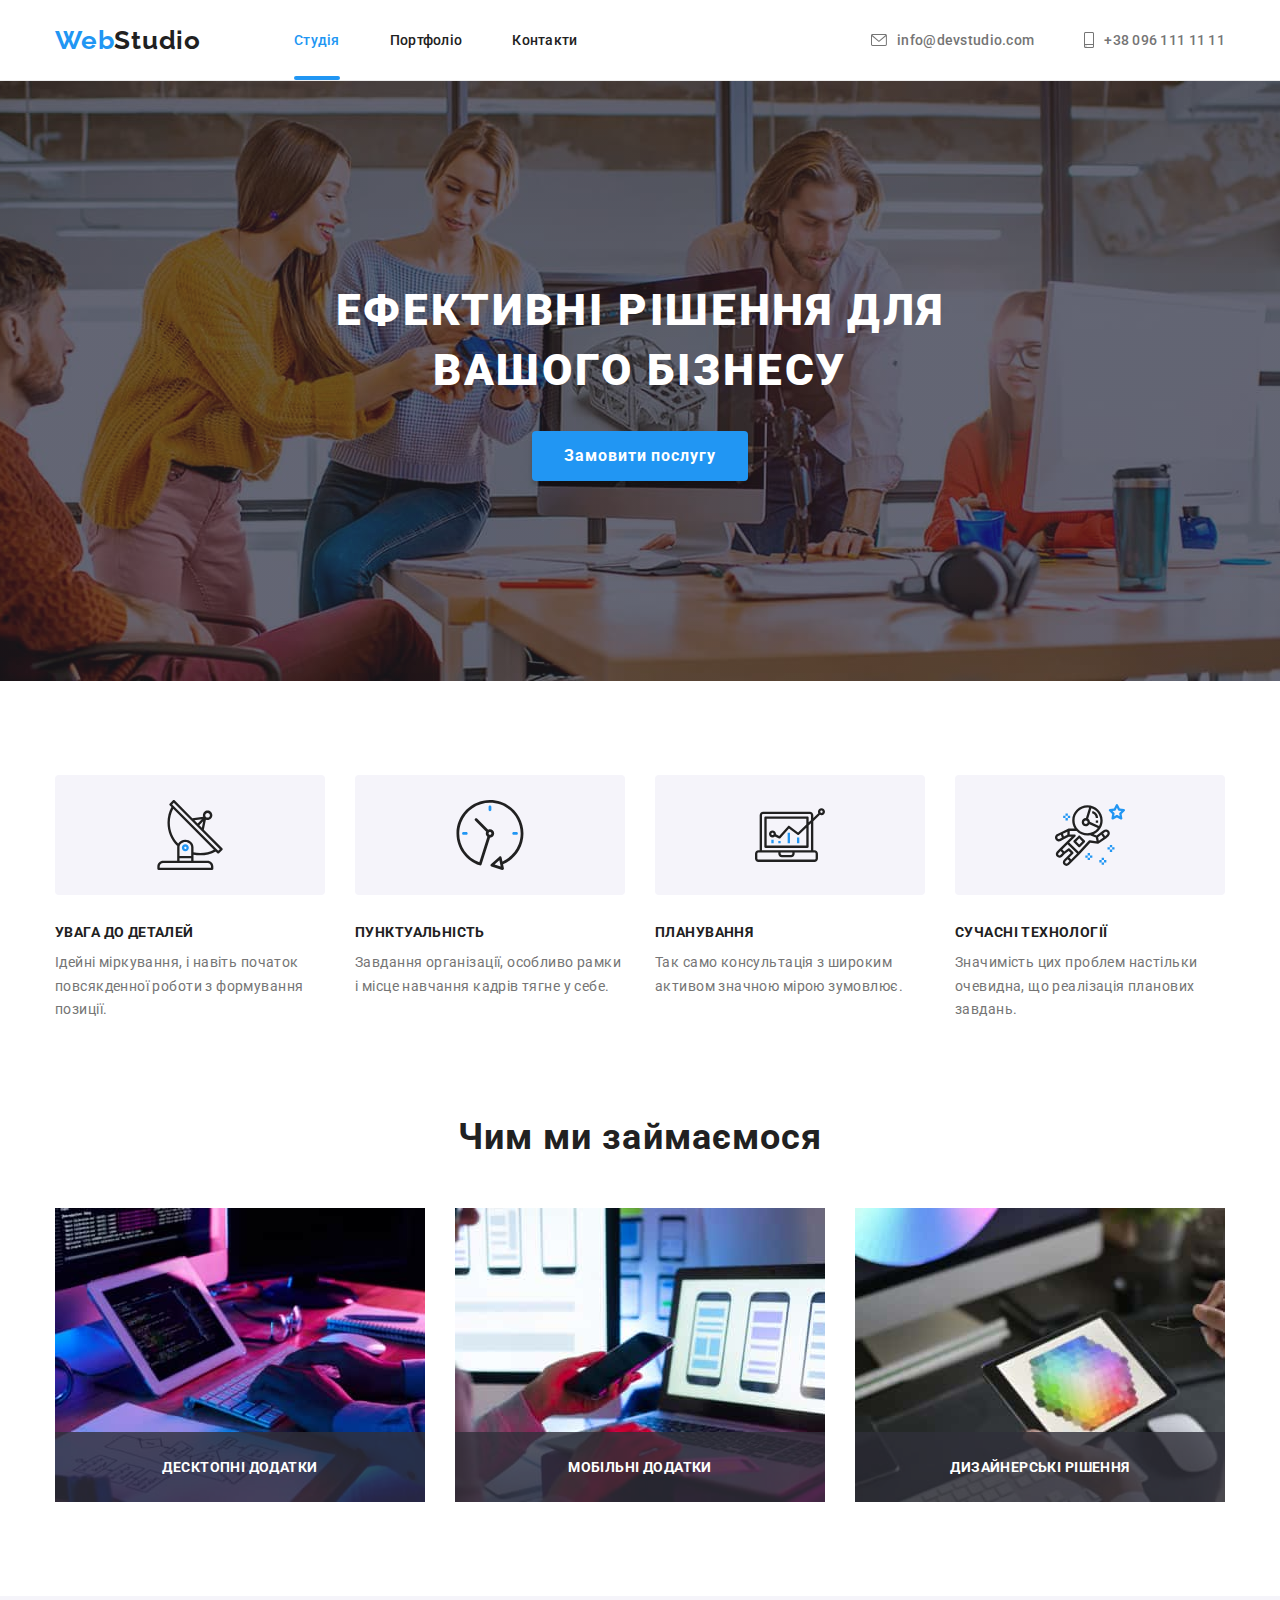
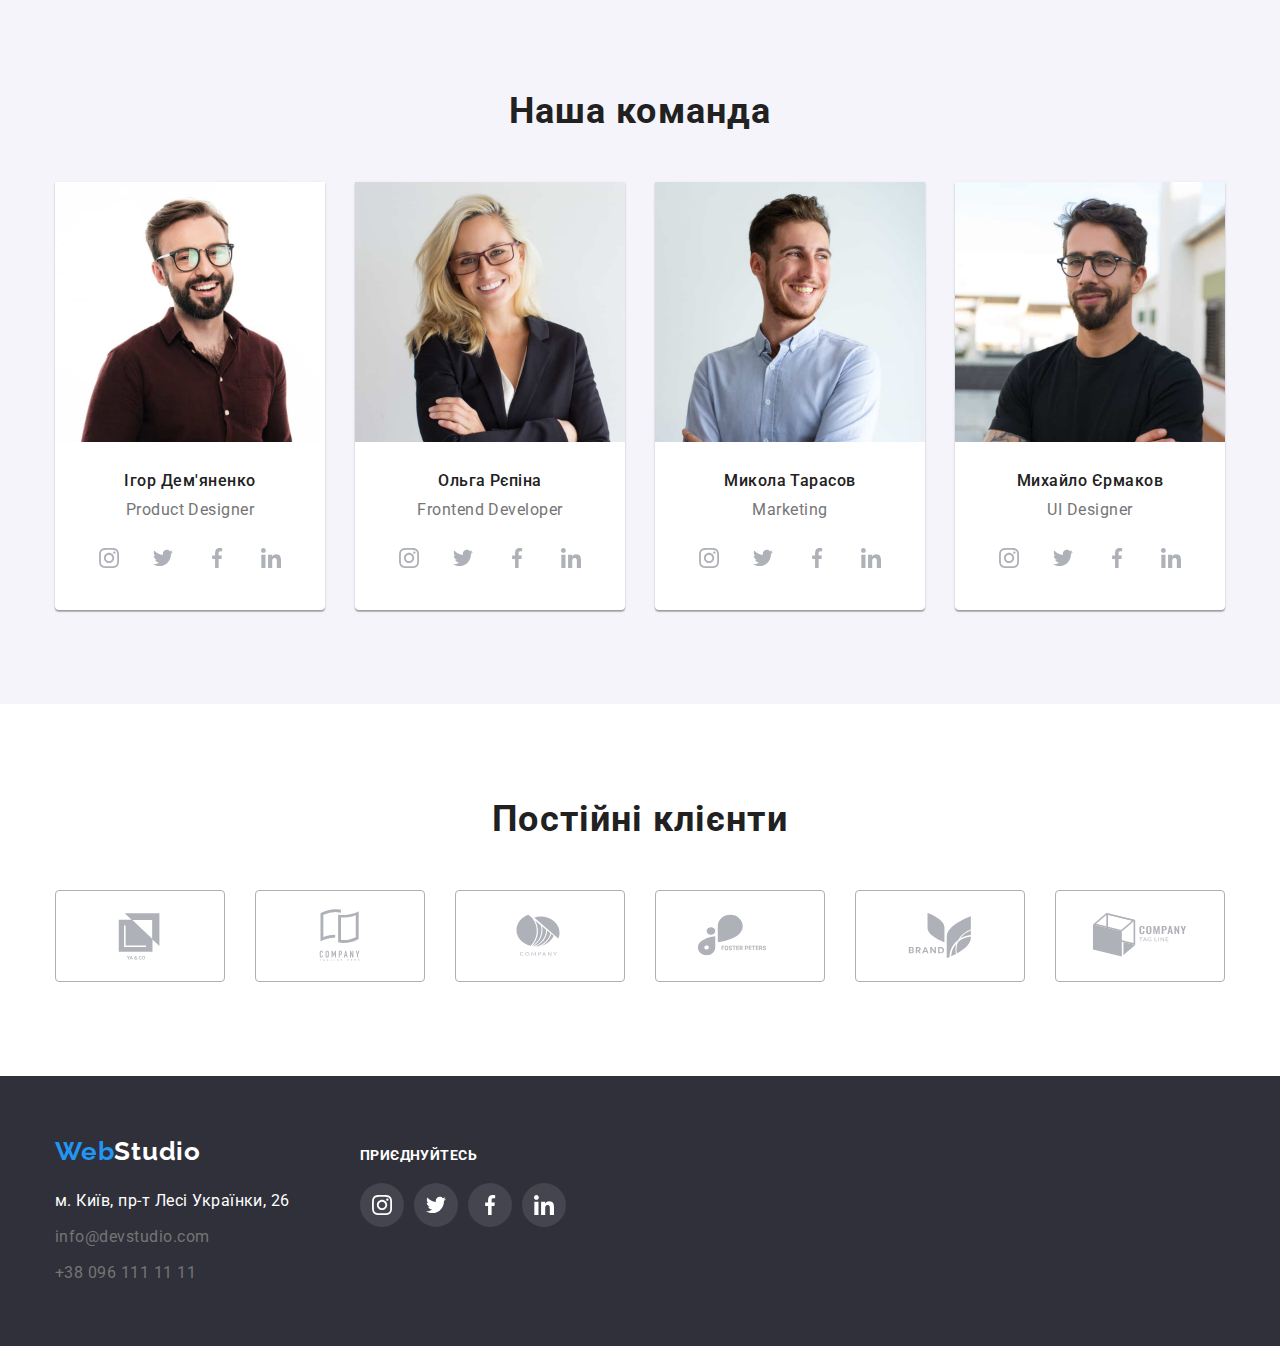
<file: index.html>
<!DOCTYPE html>
<html lang="uk">
  <head>
    <meta charset="UTF-8" />
    <meta http-equiv="X-UA-Compatible" content="IE=edge" />
    <meta name="viewport" content="width=device-width, initial-scale=1.0" />
    <title>WebStudio</title>
    <link rel="preconnect" href="https://fonts.googleapis.com" />
    <link rel="preconnect" href="https://fonts.gstatic.com" crossorigin />
    <link
      href="https://fonts.googleapis.com/css2?family=Raleway:wght@700&family=Roboto:wght@400;500;700;900&display=swap"
      rel="stylesheet"
    />
    <link
      rel="stylesheet"
      href="https://cdnjs.cloudflare.com/ajax/libs/modern-normalize/1.1.0/modern-normalize.css"
      integrity="sha512-Y0MM+V6ymRKN2zStTqzQ227DWhhp4Mzdo6gnlRnuaNCbc+YN/ZH0sBCLTM4M0oSy9c9VKiCvd4Jk44aCLrNS5Q=="
      crossorigin="anonymous"
      referrerpolicy="no-referrer"
    />

    <link rel="stylesheet" href="./css/styles.css" />
  </head>
  <body>
    <!-- WebStudio header -->
    <header class="border">
      <div class="container header-blocks">
        <!-- navigation block(logo + nav links) -->
        <nav class="site-nav">
          <a href="./index.html" class="logo">Web<span>Studio</span></a>

          <ul class="for-list navigation">
            <li class="item"><a href="./index.html" class="nav-link current">Студія</a></li>

            <li class="item"><a href="./portfolio.html" class="nav-link">Портфоліо</a></li>

            <li class="item"><a href="./index.html" class="nav-link">Контакти</a></li>
          </ul>
        </nav>
        <!-- Contacts -->
        <ul class="for-list contacts">
          <li class="item">
            <a href="mailto:info@devstudio.com" class="contact-link">
              <div class="contact-icon">
                <svg width="16" height="12" class="icon">
                  <use href="./images/symbol-defs.svg#envelope"></use>
                </svg>
                info@devstudio.com
              </div>
            </a>
          </li>

          <li class="item">
            <a href="tel:+380961111111" class="contact-link">
              <div class="contact-icon">
                <svg width="10" height="16" class="icon">
                  <use href="./images/symbol-defs.svg#smartphone"></use>
                </svg>
                +38 096 111 11 11
              </div>
            </a>
          </li>
        </ul>
      </div>
    </header>
    <!-- WebStudio main content -->
    <main>
      <!-- hero section -->
      <section class="section hero overlay">
        <div class="container">
          <h1 class="main-header">Ефективні рішення для вашого бізнесу</h1>

          <button type="button" class="order-button" data-modal-open>Замовити послугу</button>
        </div>
      </section>
      <!-- features section -->
      <section class="section">
        <div class="container">
          <h2 class="visually-hidden">Особливості</h2>

          <ul class="for-list features">
            <li class="features-item">
              <div class="thumb">
                <svg width="70" height="70" class="icon">
                  <use href="./images/symbol-defs.svg#antenna"></use>
                </svg>
              </div>

              <h3 class="header">УВАГА ДО ДЕТАЛЕЙ</h3>
              <p class="text">
                Ідейні міркування, і навіть початок повсякденної роботи з формування позиції.
              </p>
            </li>

            <li class="features-item">
              <div class="thumb">
                <svg width="70" height="70" class="icon">
                  <use href="./images/symbol-defs.svg#clock"></use>
                </svg>
              </div>

              <h3 class="header">ПУНКТУАЛЬНІСТЬ</h3>
              <p class="text">
                Завдання організації, особливо рамки і місце навчання кадрів тягне у себе.
              </p>
            </li>

            <li class="features-item">
              <div class="thumb">
                <svg width="70" height="70" class="icon">
                  <use href="./images/symbol-defs.svg#diagram"></use>
                </svg>
              </div>

              <h3 class="header">ПЛАНУВАННЯ</h3>
              <p class="text">Так само консультація з широким активом значною мірою зумовлює.</p>
            </li>

            <li class="features-item">
              <div class="thumb">
                <svg width="70" height="70" class="icon">
                  <use href="./images/symbol-defs.svg#astronaut"></use>
                </svg>
              </div>

              <h3 class="header">СУЧАСНІ ТЕХНОЛОГІЇ</h3>
              <p class="text">
                Значимість цих проблем настільки очевидна, що реалізація планових завдань.
              </p>
            </li>
          </ul>
        </div>
      </section>
      <!-- works section -->
      <section class="section works">
        <div class="container">
          <h2 class="section-header">Чим ми займаємося</h2>

          <ul class="for-list works-lst">
            <li class="item">
              <img src="./images/coding.jpg" alt="coding" width="370" height="294" />
              <p class="works-label">Десктопні додатки</p>
            </li>

            <li class="item">
              <img src="./images/mobile.jpg" alt="mobile" width="370" height="294" />
              <p class="works-label">Мобільні додатки</p>
            </li>

            <li class="item">
              <img src="./images/ui.jpg" alt="interface" width="370" height="294" />
              <p class="works-label">Дизайнерські рішення</p>
            </li>
          </ul>
        </div>
      </section>
      <!-- team section -->
      <section class="section team">
        <div class="container">
          <h2 class="section-header">Наша команда</h2>

          <ul class="for-list team-container">
            <!-- product -->
            <li class="item">
              <div class="team-card">
                <div class="thumb">
                  <img src="./images/pm.jpg" alt="product-manager" width="270" height="260" />
                </div>
                <div class="content">
                  <h3 class="header">Ігор Дем'яненко</h3>
                  <p class="text">Product Designer</p>

                  <ul class="for-list socials">
                    <li class="item">
                      <a href="https://www.instagram.com" target="_blank" class="icon-social">
                        <svg width="20" height="20" class="icon">
                          <use href="./images/symbol-defs.svg#instagram"></use>
                        </svg>
                      </a>
                    </li>

                    <li class="item">
                      <a href="https://twitter.com/" target="_blank" class="icon-social">
                        <svg width="20" height="20" class="icon">
                          <use href="./images/symbol-defs.svg#twitter"></use>
                        </svg>
                      </a>
                    </li>

                    <li class="item">
                      <a href="https://uk-ua.facebook.com" target="_blank" class="icon-social">
                        <svg width="20" height="20" class="icon">
                          <use href="./images/symbol-defs.svg#facebook"></use>
                        </svg>
                      </a>
                    </li>

                    <li class="item">
                      <a href="https://ua.linkedin.com" target="_blank" class="icon-social">
                        <svg width="20" height="20" class="icon">
                          <use href="./images/symbol-defs.svg#linkedin"></use>
                        </svg>
                      </a>
                    </li>
                  </ul>
                </div>
              </div>
            </li>
            <!-- frontend -->
            <li class="item">
              <div class="team-card">
                <div class="thumb">
                  <img src="./images/frdev.jpg" alt="frontend-dev" width="270" height="260" />
                </div>
                <div class="content">
                  <h3 class="header">Ольга Рєпіна</h3>
                  <p class="text">Frontend Developer</p>

                  <ul class="for-list socials">
                    <li class="item">
                      <a href="https://www.instagram.com" target="_blank" class="icon-social">
                        <svg width="20" height="20" class="icon">
                          <use href="./images/symbol-defs.svg#instagram"></use>
                        </svg>
                      </a>
                    </li>

                    <li class="item">
                      <a href="https://twitter.com/" target="_blank" class="icon-social">
                        <svg width="20" height="20" class="icon">
                          <use href="./images/symbol-defs.svg#twitter"></use>
                        </svg>
                      </a>
                    </li>

                    <li class="item">
                      <a href="https://uk-ua.facebook.com" target="_blank" class="icon-social">
                        <svg width="20" height="20" class="icon">
                          <use href="./images/symbol-defs.svg#facebook"></use>
                        </svg>
                      </a>
                    </li>

                    <li class="item">
                      <a href="https://ua.linkedin.com" target="_blank" class="icon-social">
                        <svg width="20" height="20" class="icon">
                          <use href="./images/symbol-defs.svg#linkedin"></use>
                        </svg>
                      </a>
                    </li>
                  </ul>
                </div>
              </div>
            </li>
            <!-- marketing -->
            <li class="item">
              <div class="team-card">
                <div class="thumb">
                  <img src="./images/market.jpg" alt="marketing" width="270" height="260" />
                </div>
                <div class="content">
                  <h3 class="header">Микола Тарасов</h3>
                  <p class="text">Marketing</p>

                  <ul class="for-list socials">
                    <li class="item">
                      <a href="https://www.instagram.com" target="_blank" class="icon-social">
                        <svg width="20" height="20" class="icon">
                          <use href="./images/symbol-defs.svg#instagram"></use>
                        </svg>
                      </a>
                    </li>

                    <li class="item">
                      <a href="https://twitter.com/" target="_blank" class="icon-social">
                        <svg width="20" height="20" class="icon">
                          <use href="./images/symbol-defs.svg#twitter"></use>
                        </svg>
                      </a>
                    </li>

                    <li class="item">
                      <a href="https://uk-ua.facebook.com" target="_blank" class="icon-social">
                        <svg width="20" height="20" class="icon">
                          <use href="./images/symbol-defs.svg#facebook"></use>
                        </svg>
                      </a>
                    </li>

                    <li class="item">
                      <a href="https://ua.linkedin.com" target="_blank" class="icon-social">
                        <svg width="20" height="20" class="icon">
                          <use href="./images/symbol-defs.svg#linkedin"></use>
                        </svg>
                      </a>
                    </li>
                  </ul>
                </div>
              </div>
            </li>
            <!-- designer -->
            <li class="item">
              <div class="team-card">
                <div class="thumb">
                  <img src="./images/uides.jpg" alt="ui-designer" width="270" height="260" />
                </div>

                <div class="content">
                  <h3 class="header">Михайло Єрмаков</h3>
                  <p class="text">UI Designer</p>

                  <ul class="for-list socials">
                    <li class="item">
                      <a href="https://www.instagram.com" target="_blank" class="icon-social">
                        <svg width="20" height="20" class="icon">
                          <use href="./images/symbol-defs.svg#instagram"></use>
                        </svg>
                      </a>
                    </li>

                    <li class="item">
                      <a href="https://twitter.com/" target="_blank" class="icon-social">
                        <svg width="20" height="20" class="icon">
                          <use href="./images/symbol-defs.svg#twitter"></use>
                        </svg>
                      </a>
                    </li>

                    <li class="item">
                      <a href="https://uk-ua.facebook.com" target="_blank" class="icon-social">
                        <svg width="20" height="20" class="icon">
                          <use href="./images/symbol-defs.svg#facebook"></use>
                        </svg>
                      </a>
                    </li>

                    <li class="item">
                      <a href="https://ua.linkedin.com" target="_blank" class="icon-social">
                        <svg width="20" height="20" class="icon">
                          <use href="./images/symbol-defs.svg#linkedin"></use>
                        </svg>
                      </a>
                    </li>
                  </ul>
                </div>
              </div>
            </li>
          </ul>
        </div>
      </section>
      <!-- clients section -->
      <section class="section">
        <div class="container">
          <h2 class="section-header">Постійні клієнти</h2>
          <ul class="for-list clients">
            <li class="item">
              <a href="./index.html" class="client">
                <svg width="106" height="60" class="icon">
                  <use href="./images/symbol-defs.svg#Logo1"></use>
                </svg>
              </a>
            </li>

            <li class="item">
              <a href="./index.html" class="client">
                <svg width="106" height="60" class="icon">
                  <use href="./images/symbol-defs.svg#Logo2"></use>
                </svg>
              </a>
            </li>

            <li class="item">
              <a href="./index.html" class="client">
                <svg width="106" height="60" class="icon">
                  <use href="./images/symbol-defs.svg#Logo3"></use>
                </svg>
              </a>
            </li>

            <li class="item">
              <a href="./index.html" class="client">
                <svg width="106" height="60" class="icon">
                  <use href="./images/symbol-defs.svg#Logo4"></use>
                </svg>
              </a>
            </li>

            <li class="item">
              <a href="./index.html" class="client">
                <svg width="106" height="60" class="icon">
                  <use href="./images/symbol-defs.svg#Logo5"></use>
                </svg>
              </a>
            </li>

            <li class="item">
              <a href="./index.html" class="client">
                <svg width="106" height="60" class="icon">
                  <use href="./images/symbol-defs.svg#Logo6"></use>
                </svg>
              </a>
            </li>
          </ul>
        </div>
      </section>
    </main>
    <!-- WebStudio footer -->
    <footer class="page-footer">
      <div class="container footer">
        <div class="address-part">
          <a href="./index.html" class="logo logo-footer">Web<span>Studio</span></a>

          <address>
            <ul class="for-list address">
              <li class="item">
                <a
                  href="https://www.google.com/maps/place/бул.+Леси+Украинки,+26,+Киев,+02000/@50.4265807,30.5383858,17z/data=!3m1!4b1!4m5!3m4!1s0x40d4cf0e033ecbe9:0x57a4dffefec77da0!8m2!3d50.4265807!4d30.5383858"
                  class="location"
                >
                  м. Київ, пр-т Лесі Українки, 26
                </a>
              </li>

              <li class="item">
                <a href="mailto:info@devstudio.com" class="contact">info@devstudio.com</a>
              </li>
              <li class="item">
                <a href="tel:+380961111111" class="contact">+38 096 111 11 11</a>
              </li>
            </ul>
          </address>
        </div>

        <div class="footer-socials">
          <p class="socials-header">приєднуйтесь</p>

          <ul class="for-list socials">
            <li class="item">
              <a href="https://www.instagram.com" target="_blank" class="icon-social-footer">
                <svg width="20" height="20" class="footer-icon">
                  <use href="./images/symbol-defs.svg#instagram"></use>
                </svg>
              </a>
            </li>

            <li class="item">
              <a href="https://twitter.com/" target="_blank" class="icon-social-footer">
                <svg width="20" height="20" class="footer-icon">
                  <use href="./images/symbol-defs.svg#twitter"></use>
                </svg>
              </a>
            </li>

            <li class="item">
              <a href="https://uk-ua.facebook.com" target="_blank" class="icon-social-footer">
                <svg width="20" height="20" class="footer-icon">
                  <use href="./images/symbol-defs.svg#facebook"></use>
                </svg>
              </a>
            </li>

            <li class="item">
              <a href="https://ua.linkedin.com" target="_blank" class="icon-social-footer">
                <svg width="20" height="20" class="footer-icon">
                  <use href="./images/symbol-defs.svg#linkedin"></use>
                </svg>
              </a>
            </li>
          </ul>
        </div>
      </div>
    </footer>

    <!-- modal -->
    <div class="backdrop is-hidden" data-modal>
      <div class="modal">
        <button class="modal-close" data-modal-close>
          <svg width="18" height="18" class="modal-icon">
            <use href="./images/symbol-defs.svg#close-modal"></use>
          </svg>
        </button>
      </div>
    </div>

    <!-- script for modal -->
    <script src="./script/modal.js"></script>
  </body>
</html>
</file>
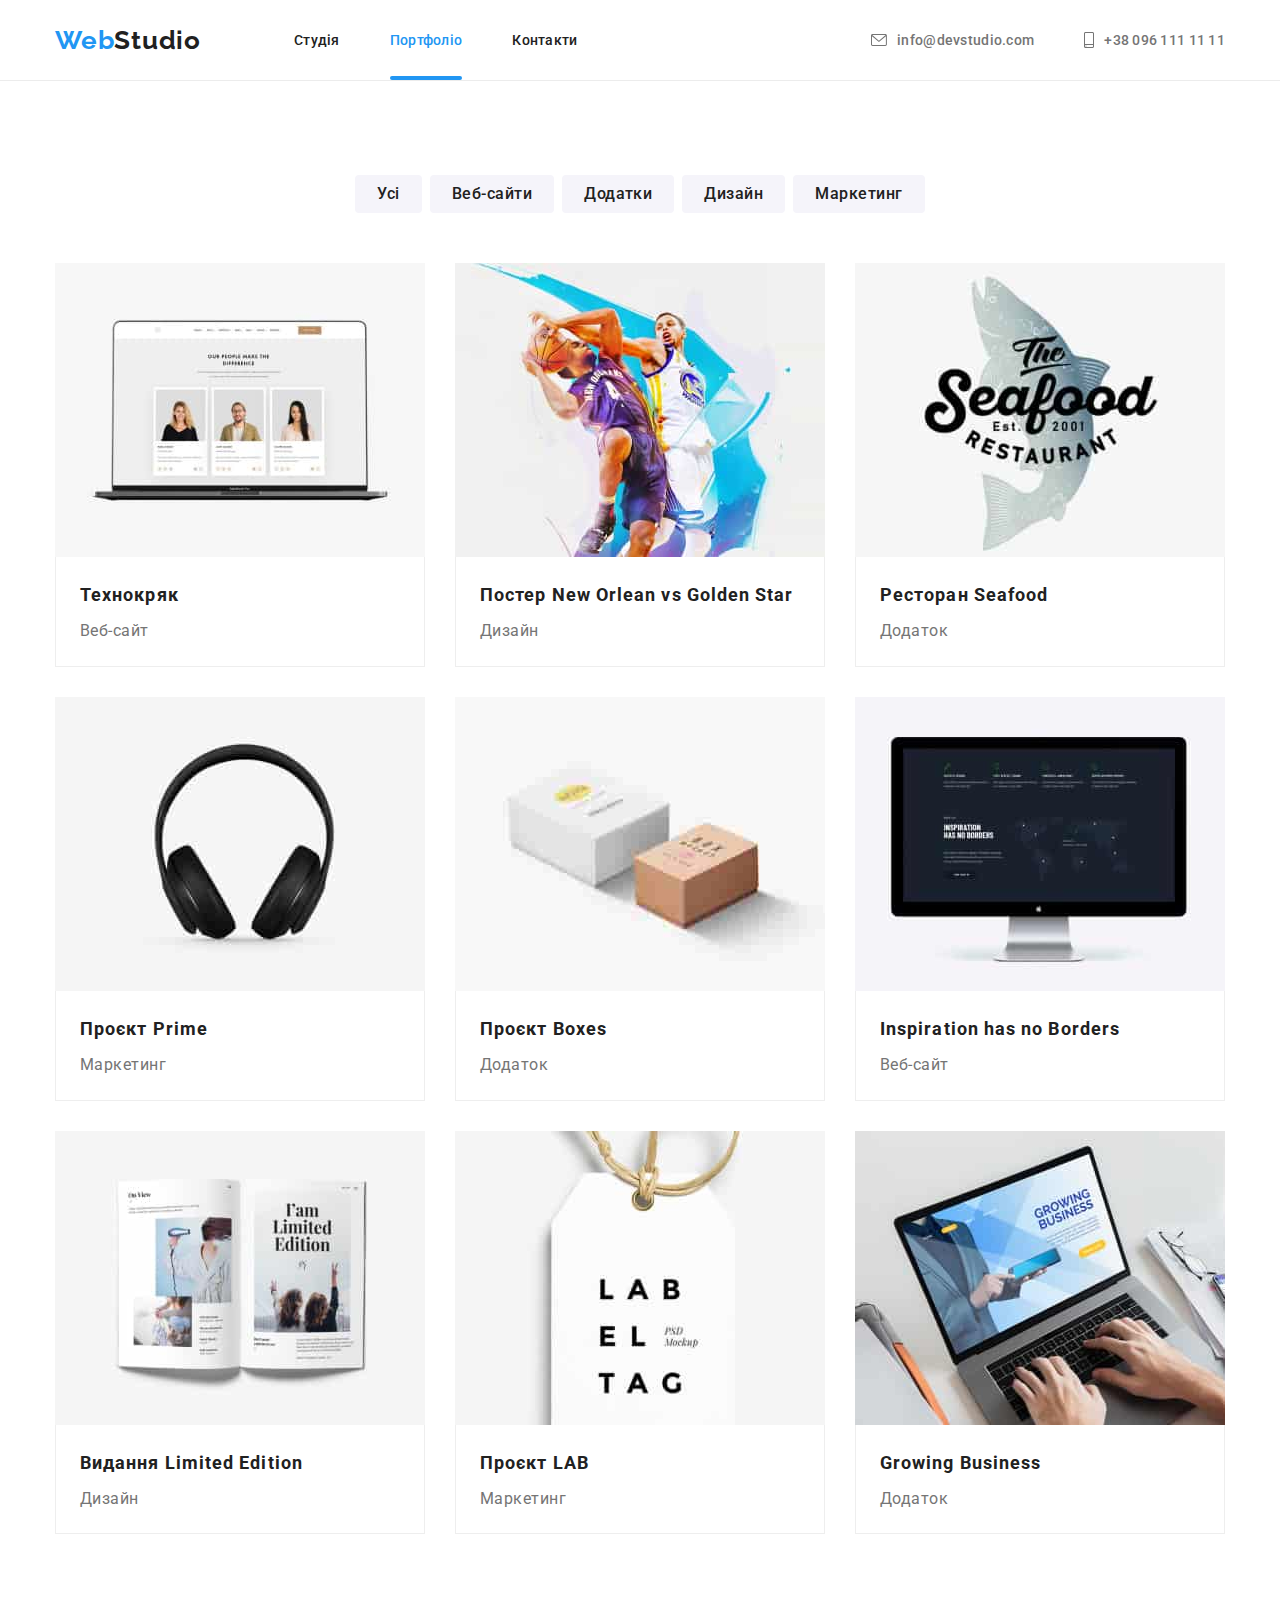
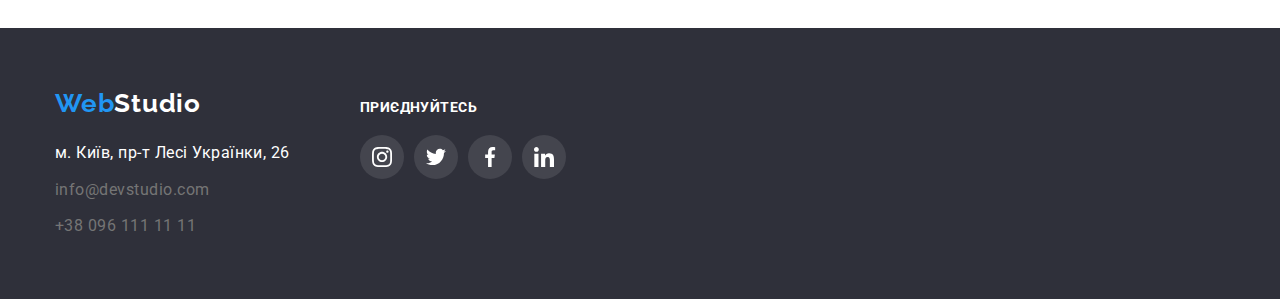
<file: portfolio.html>
<!DOCTYPE html>
<html lang="uk">
  <head>
    <meta charset="UTF-8" />
    <meta http-equiv="X-UA-Compatible" content="IE=edge" />
    <meta name="viewport" content="width=device-width, initial-scale=1.0" />
    <title>Portfolio</title>
    <link rel="preconnect" href="https://fonts.googleapis.com" />
    <link rel="preconnect" href="https://fonts.gstatic.com" crossorigin />
    <link
      href="https://fonts.googleapis.com/css2?family=Raleway:wght@700&family=Roboto:wght@400;500;700;900&display=swap"
      rel="stylesheet"
    />
    <link
      rel="stylesheet"
      href="https://cdnjs.cloudflare.com/ajax/libs/modern-normalize/1.1.0/modern-normalize.css"
      integrity="sha512-Y0MM+V6ymRKN2zStTqzQ227DWhhp4Mzdo6gnlRnuaNCbc+YN/ZH0sBCLTM4M0oSy9c9VKiCvd4Jk44aCLrNS5Q=="
      crossorigin="anonymous"
      referrerpolicy="no-referrer"
    />
    <link rel="stylesheet" href="./css/styles.css" />
  </head>
  <body>
    <!-- WebStudio header -->
    <header class="border">
      <div class="container header-blocks">
        <!-- navigation block(logo + nav links) -->
        <nav class="site-nav">
          <a href="./index.html" class="logo">Web<span>Studio</span></a>

          <ul class="for-list navigation">
            <li class="item"><a href="./index.html" class="nav-link">Студія</a></li>

            <li class="item"><a href="./portfolio.html" class="nav-link current">Портфоліо</a></li>

            <li class="item"><a href="./index.html" class="nav-link">Контакти</a></li>
          </ul>
        </nav>
        <!-- Contacts -->
        <ul class="for-list contacts">
          <li class="item">
            <a href="mailto:info@devstudio.com" class="contact-link">
              <div class="contact-icon">
                <svg width="16" height="12" class="icon">
                  <use href="./images/symbol-defs.svg#envelope"></use>
                </svg>
                info@devstudio.com
              </div>
            </a>
          </li>

          <li class="item">
            <a href="tel:+380961111111" class="contact-link">
              <div class="contact-icon">
                <svg width="10" height="16" class="icon">
                  <use href="./images/symbol-defs.svg#smartphone"></use>
                </svg>
                +38 096 111 11 11
              </div>
            </a>
          </li>
        </ul>
      </div>
    </header>
    <!-- main -->
    <main>
      <section class="section">
        <div class="container">
          <h1 class="visually-hidden">Наші проекти</h1>
          <div class="filter-btns">
            <!-- buttons list -->
            <ul class="for-list">
              <li class="filter-item">
                <button type="button">Усі</button>
              </li>

              <li class="filter-item">
                <button type="button">Веб-сайти</button>
              </li>

              <li class="filter-item">
                <button type="button">Додатки</button>
              </li>
              <li class="filter-item">
                <button type="button">Дизайн</button>
              </li>

              <li class="filter-item">
                <button type="button">Маркетинг</button>
              </li>
            </ul>
          </div>

          <!-- projects list -->
          <ul class="for-list card-set">
            <li class="item">
              <div class="portfolio-card">
                <a href="./">
                  <div class="thumb">
                    <img src="./images/poster1.jpg" alt="site" width="370" height="294" />
                    <p class="description">
                      Ресурс пропонує комплексні пропозиції з різним рівнем функціоналу та сервісів.
                      Все це дозволить відвідувачу отримати вичерпні відомості про компанію чи
                      приватну особу.
                    </p>
                  </div>
                  <div class="content">
                    <h2 class="header">Технокряк</h2>
                    <p class="text">Веб-сайт</p>
                  </div>
                </a>
              </div>
            </li>

            <li class="item">
              <div class="portfolio-card">
                <a href="./">
                  <div class="thumb">
                    <img src="./images/poster2.jpg" alt="design" width="370" height="294" />
                    <p class="description">
                      Ресурс пропонує комплексні пропозиції з різним рівнем функціоналу та сервісів.
                      Все це дозволить відвідувачу отримати вичерпні відомості про компанію чи
                      приватну особу.
                    </p>
                  </div>
                  <div class="content">
                    <h2 class="header">Постер New Orlean vs Golden Star</h2>
                    <p class="text">Дизайн</p>
                  </div>
                </a>
              </div>
            </li>

            <li class="item">
              <div class="portfolio-card">
                <a href="./">
                  <div class="thumb">
                    <img src="./images/poster3.jpg" alt="site" width="370" height="294" />
                    <p class="description">
                      Ресурс пропонує комплексні пропозиції з різним рівнем функціоналу та сервісів.
                      Все це дозволить відвідувачу отримати вичерпні відомості про компанію чи
                      приватну особу.
                    </p>
                  </div>
                  <div class="content">
                    <h2 class="header">Ресторан Seafood</h2>
                    <p class="text">Додаток</p>
                  </div>
                </a>
              </div>
            </li>

            <li class="item">
              <div class="portfolio-card">
                <a href="./">
                  <div class="thumb">
                    <img src="./images/poster4.jpg" alt="site" width="370" height="294" />
                    <p class="description">
                      Ресурс пропонує комплексні пропозиції з різним рівнем функціоналу та сервісів.
                      Все це дозволить відвідувачу отримати вичерпні відомості про компанію чи
                      приватну особу.
                    </p>
                  </div>
                  <div class="content">
                    <h2 class="header">Проєкт Prime</h2>
                    <p class="text">Маркетинг</p>
                  </div>
                </a>
              </div>
            </li>

            <li class="item">
              <div class="portfolio-card">
                <a href="./">
                  <div class="thumb">
                    <img src="./images/poster5.jpg" alt="site" width="370" height="294" />
                    <p class="description">
                      Ресурс пропонує комплексні пропозиції з різним рівнем функціоналу та сервісів.
                      Все це дозволить відвідувачу отримати вичерпні відомості про компанію чи
                      приватну особу.
                    </p>
                  </div>
                  <div class="content">
                    <h2 class="header">Проєкт Boxes</h2>
                    <p class="text">Додаток</p>
                  </div>
                </a>
              </div>
            </li>

            <li class="item">
              <div class="portfolio-card">
                <a href="./">
                  <div class="thumb">
                    <img src="./images/poster6.jpg" alt="site" width="370" height="294" />
                    <p class="description">
                      Ресурс пропонує комплексні пропозиції з різним рівнем функціоналу та сервісів.
                      Все це дозволить відвідувачу отримати вичерпні відомості про компанію чи
                      приватну особу.
                    </p>
                  </div>
                  <div class="content">
                    <h2 class="header">Inspiration has no Borders</h2>
                    <p class="text">Веб-сайт</p>
                  </div>
                </a>
              </div>
            </li>

            <li class="item">
              <div class="portfolio-card">
                <a href="./">
                  <div class="thumb">
                    <img src="./images/poster7.jpg" alt="site" width="370" height="294" />
                    <p class="description">
                      Ресурс пропонує комплексні пропозиції з різним рівнем функціоналу та сервісів.
                      Все це дозволить відвідувачу отримати вичерпні відомості про компанію чи
                      приватну особу.
                    </p>
                  </div>
                  <div class="content">
                    <h2 class="header">Видання Limited Edition</h2>
                    <p class="text">Дизайн</p>
                  </div>
                </a>
              </div>
            </li>

            <li class="item">
              <div class="portfolio-card">
                <a href="./">
                  <div class="thumb">
                    <img src="./images/poster8.jpg" alt="site" width="370" height="294" />
                    <p class="description">
                      Ресурс пропонує комплексні пропозиції з різним рівнем функціоналу та сервісів.
                      Все це дозволить відвідувачу отримати вичерпні відомості про компанію чи
                      приватну особу.
                    </p>
                  </div>
                  <div class="content">
                    <h2 class="header">Проєкт LAB</h2>
                    <p class="text">Маркетинг</p>
                  </div>
                </a>
              </div>
            </li>

            <li class="item">
              <div class="portfolio-card">
                <a href="./">
                  <div class="thumb">
                    <img src="./images/poster9.jpg" alt="site" width="370" height="294" />
                    <p class="description">
                      Ресурс пропонує комплексні пропозиції з різним рівнем функціоналу та сервісів.
                      Все це дозволить відвідувачу отримати вичерпні відомості про компанію чи
                      приватну особу.
                    </p>
                  </div>
                  <div class="content">
                    <h2 class="header">Growing Business</h2>
                    <p class="text">Додаток</p>
                  </div>
                </a>
              </div>
            </li>
          </ul>
        </div>
      </section>
    </main>
    <!-- WebStudio footer -->
    <footer class="page-footer">
      <div class="container footer">
        <div class="address-part">
          <a href="./index.html" class="logo logo-footer">Web<span>Studio</span></a>

          <address>
            <ul class="for-list address">
              <li class="item">
                <a
                  href="https://www.google.com/maps/place/бул.+Леси+Украинки,+26,+Киев,+02000/@50.4265807,30.5383858,17z/data=!3m1!4b1!4m5!3m4!1s0x40d4cf0e033ecbe9:0x57a4dffefec77da0!8m2!3d50.4265807!4d30.5383858"
                  class="location"
                >
                  м. Київ, пр-т Лесі Українки, 26
                </a>
              </li>

              <li class="item">
                <a href="mailto:info@devstudio.com" class="contact">info@devstudio.com</a>
              </li>
              <li class="item">
                <a href="tel:+380961111111" class="contact">+38 096 111 11 11</a>
              </li>
            </ul>
          </address>
        </div>

        <div class="footer-socials">
          <p class="socials-header">приєднуйтесь</p>

          <ul class="for-list socials">
            <li class="item">
              <a href="https://www.instagram.com" target="_blank" class="icon-social-footer">
                <svg width="20" height="20" class="footer-icon">
                  <use href="./images/symbol-defs.svg#instagram"></use>
                </svg>
              </a>
            </li>

            <li class="item">
              <a href="https://twitter.com/" target="_blank" class="icon-social-footer">
                <svg width="20" height="20" class="footer-icon">
                  <use href="./images/symbol-defs.svg#twitter"></use>
                </svg>
              </a>
            </li>

            <li class="item">
              <a href="https://uk-ua.facebook.com" target="_blank" class="icon-social-footer">
                <svg width="20" height="20" class="footer-icon">
                  <use href="./images/symbol-defs.svg#facebook"></use>
                </svg>
              </a>
            </li>

            <li class="item">
              <a href="https://ua.linkedin.com" target="_blank" class="icon-social-footer">
                <svg width="20" height="20" class="footer-icon">
                  <use href="./images/symbol-defs.svg#linkedin"></use>
                </svg>
              </a>
            </li>
          </ul>
        </div>
      </div>
    </footer>
  </body>
</html>
</file>
<file: css/styles.css>
/* Main fonts: Roboto - 400(normal text), 700 - headings; 900 - h1; 500 - names in team part
Raleway 700 - logo */
/* Main colors:
header:
background:  #FFFFFF; logo: #2196F3 + #212121; nav - #212121 + hover/focus - #2196F3; contacts - #757575 + hover/focus - #2196F3;
hero section: background - #2F303A; h1 - #FFFFFF; button - #2196F3 + text #FFFFFF;
features section: h3 - #212121; text - #757575;
works section: h2 - #212121;
team section: background -  #F5F4FA; h2 - #212121; h3 - #212121; text - #757575; 
footer: background - #2F303A; logo: #2196F3 + #000000; address text - #FFFFFF; contacts - #757575;
 */

/* Special styles for project */
/* css vars for colors */
:root {
  --background: #ffffff;
  --background-hero: #2f303a;
  --background-section: #f5f4fa;
  --decorative-color: #2196f3;
  --sub-decorative-color: rgba(33, 150, 243, 0.9);
  --btn-hover: #188ce8;
  --title: #212121;
  --text-color: #757575;
  --btns-color: #f5f4fa;
  --border-header: #ececec;
  --portfolio-border: #eeeeee;
  --clients-border: #afb1b8;
  --socials-background: rgba(255, 255, 255, 0.1);
  --modal-background: rgba(0, 0, 0, 0.2);
  --transit-function: cubic-bezier(0.4, 0, 0.2, 1);
  --transit-time: 250ms;
}
/* fonts for page */
body {
  font-family: 'Roboto', sans-serif;
  background-color: var(--background);
  color: var(--text-color);
  letter-spacing: 0.03em;
}
/* delete image margin */
img {
  display: block;
  max-width: 100%;
}
/* hide logical headers */
.visually-hidden {
  position: absolute;
  width: 1px;
  height: 1px;
  margin: -1px;
  border: 0;
  padding: 0;

  white-space: nowrap;
  clip-path: inset(100%);
  clip: rect(0 0 0 0);
  overflow: hidden;
}
/* all section paddings */
.section {
  padding-top: 94px;
  padding-bottom: 94px;
}
/* special container class */
.container {
  width: 1200px;
  margin: 0 auto;
  padding: 0 15px;

  /* outline: 2px solid red; */
}
/* styles for lists */
.for-list {
  padding: 0;
  margin: 0;

  list-style: none;
}
/* border in page-header */
.border {
  border-bottom: 1px solid var(--border-header);
}

/* -page styles- */
/* ------------- */
/* header styles */

/* elements positions */
.header-blocks {
  display: flex;
}
.header-blocks a {
  text-decoration: none;
}
.site-nav {
  display: flex;
  align-items: center;
}
.navigation {
  display: flex;
  gap: 50px;
}
.contacts {
  display: flex;
  margin-left: auto;
  gap: 50px;
}
.contact-icon {
  display: flex;
  align-items: center;
  transition: color var(--transit-time) var(--transit-function);
}
.contact-icon:hover,
.contact-icon:focus {
  color: var(--decorative-color);
}
.contact-icon .icon {
  fill: currentColor;
  margin-right: 10px;
  padding: 0;
}
/* logo styles */
.logo {
  margin-right: 93px;

  font-family: 'Raleway';
  font-style: normal;
  font-weight: 700;
  font-size: 26px;
  line-height: 1.19;
  letter-spacing: 0.03em;
  color: var(--decorative-color);
}
.logo span {
  color: var(--title);
}

/* styles for header links */
.nav-link {
  position: relative;

  display: block;
  color: var(--title);
  font-size: 14px;
  font-weight: 500;
  line-height: 1.15;
  letter-spacing: 0.02em;

  padding-top: 32px;
  padding-bottom: 32px;

  transition: color var(--transit-time) var(--transit-function);
}

.nav-link:hover,
.nav-link:focus {
  color: var(--decorative-color);
}
.contact-link {
  display: block;
  color: var(--text-color);
  font-weight: 500;
  font-size: 14px;
  line-height: 1.15;
  letter-spacing: 0.02em;

  padding-top: 32px;
  padding-bottom: 32px;
}
.contact-link:hover,
.contact-link:focus {
  color: var(--decorative-color);
  fill: var(--decorative-color);
}
.contact-link .icon:hover,
.contact-link .icon:focus {
  fill: var(--decorative-color);
}
/* special class for nav block */
.current {
  color: var(--decorative-color);
}
.current::after {
  position: absolute;
  bottom: 0;

  content: '';
  border-bottom: 4px solid var(--decorative-color);
  display: block;
  width: 100%;
  height: 4px;
  border-radius: 2px;
}
/* ------------- */

/* -page main-  */
/* ------------- */

/* hero section */
.hero {
  background-color: var(--background-hero);
  padding-bottom: 200px;
  padding-top: 200px;
}
.main-header {
  margin: 0;
  margin-bottom: 30px;
  margin-right: auto;
  margin-left: auto;
  padding: 0;
  color: var(--background);

  font-weight: 900;
  font-size: 44px;
  line-height: 1.36;
  text-align: center;
  letter-spacing: 0.06em;
  text-transform: uppercase;
  max-width: 700px;
}
.order-button {
  font-weight: 700;
  font-size: 16px;
  line-height: 1.88;
  display: flex;
  align-items: center;
  justify-content: center;
  letter-spacing: 0.06em;
  color: var(--background);
  background-color: var(--decorative-color);
  cursor: pointer;
  margin-right: auto;
  margin-left: auto;
  width: 216px;
  height: 50px;
  box-shadow: 0px 4px 4px rgba(0, 0, 0, 0.15);
  border: none;
  border-radius: 4px;

  transition: background-color var(--transit-time) var(--transit-function);
}
.order-button:hover,
.order-button:focus {
  background-color: var(--btn-hover);
}
.overlay {
  background-image: linear-gradient(to right, rgba(47, 48, 58, 0.4), rgba(47, 48, 58, 0.4)),
    url(../images/backimg.jpg);
  max-width: 1600px;
  height: 600px;
  background-position: center;
  background-repeat: no-repeat;
  background-size: cover;
  margin-left: auto;
  margin-right: auto;
}
/* ------------- */

/* features section */
.features {
  display: flex;
  gap: 30px;
}
.features-item .header {
  font-weight: 700;
  font-size: 14px;
  line-height: 1.12;
  letter-spacing: 0.03em;
  text-transform: uppercase;
  margin: 0;
  padding: 0;
  margin-bottom: 10px;
  color: var(--title);
}
.features-item .text {
  font-weight: 400;
  font-size: 14px;
  line-height: 1.7;
  letter-spacing: 0.03em;
  margin: 0;
  padding: 0;
}
.features-item .thumb {
  width: 270px;
  height: 120px;
  background: var(--background-section);
  border-radius: 4px;
  margin-bottom: 30px;
  display: flex;
  align-items: center;
  justify-content: center;
  /* padding: 25px 100px; */
}
/* ------------- */

/* works section */
.works {
  padding-top: 0;
}
.section-header {
  margin: 0;
  padding: 0;
  margin-bottom: 50px;

  font-weight: 700;
  font-size: 36px;
  line-height: 42px;
  text-align: center;
  letter-spacing: 0.03em;
  color: var(--title);
}
.works-lst {
  display: flex;
  gap: 30px;
}
.works-lst .item {
  position: relative;
}
.works-label {
  position: absolute;
  bottom: 0;
  right: 0;
  left: 0;

  display: flex;
  justify-content: center;
  align-items: center;
  height: 70px;

  font-weight: 700;
  font-size: 14px;
  line-height: 1.15;
  text-align: center;
  letter-spacing: 0.03em;
  text-transform: uppercase;
  color: var(--background);
  background: rgba(47, 48, 58, 0.8);
  /* padding: 27px 90px; */
  margin: 0;
}
/* ------------- */

/* team section */
.team {
  background-color: var(--background-section);
}
.team-container {
  display: flex;
  gap: 30px;
}
.team-card {
  background: var(--background);
  box-shadow: 0px 1px 3px rgba(0, 0, 0, 0.12), 0px 1px 1px rgba(0, 0, 0, 0.14),
    0px 2px 1px rgba(0, 0, 0, 0.2);
  border-radius: 0px 0px 4px 4px;
}
/* team cards */
.team-card .header {
  padding: 0;
  margin: 0;
  margin-bottom: 10px;

  font-weight: 500;
  font-size: 16px;
  line-height: 1.18;
  letter-spacing: 0.03em;
  color: var(--title);
}
.team-card .text {
  padding: 0;
  margin: 0;
  margin-bottom: 16px;

  font-size: 16px;
  line-height: 1.18;
  letter-spacing: 0.03em;
  color: var(--text-color);
}
.team-card .content {
  text-align: center;
  padding: 30px 32px;
}
.socials {
  display: flex;
  gap: 10px;
  align-self: center;
  align-items: center;
}
.icon-social {
  display: flex;
  width: 44px;
  height: 44px;
  align-items: center;
  justify-content: center;
  border-radius: 50%;
  color: var(--clients-border);
  background-color: var(--background);

  transition: background-color var(--transit-time) var(--transit-function),
    color var(--transit-time) var(--transit-function);
}

.icon-social:hover,
.icon-social:focus {
  background-color: var(--decorative-color);
  color: var(--background);
}
.icon-social .icon {
  fill: currentColor;
}
/* ------------- */

/* clients section */
.clients {
  display: flex;
  gap: 30px;
}
.client {
  display: flex;
  padding: 0;
  justify-content: center;
  align-items: center;

  width: 170px;
  height: 92px;
  border-radius: 4px;
  color: var(--clients-border);
  background-color: var(--background);
  border: 1px solid var(--clients-border);

  transition: color var(--transit-time) var(--transit-function),
    border var(--transit-time) var(--transit-function);
}

.client:hover,
.client:focus {
  border: 1px solid var(--decorative-color);
  color: var(--decorative-color);
}
.client .icon {
  fill: currentColor;
}
/* ------------- */

/* footer section */
.page-footer {
  background-color: var(--background-hero);
  padding-bottom: 60px;
  padding-top: 60px;
}
.footer {
  display: flex;
  align-items: baseline;
}
.footer a {
  text-decoration: none;
}
.address {
  margin-right: 70px;
}
.address .item:not(:last-child) {
  margin-bottom: 9px;
}
.logo-footer {
  display: block;
  margin-right: 70px;
  margin-bottom: 20px;
}
.logo-footer span {
  color: var(--background);
}
.location {
  font-style: normal;
  font-weight: 400;
  line-height: 1.7;
  letter-spacing: 0.03em;
  color: var(--background);

  transition: color var(--transit-time) var(--transit-function);
}
.location:hover,
.location:focus {
  color: var(--decorative-color);
}
.contact {
  font-style: normal;
  font-weight: 400;
  line-height: 1.7;
  letter-spacing: 0.03em;
  color: var(--text-color);

  transition: color var(--transit-time) var(--transit-function);
}
.contact:hover,
.contact:focus {
  color: var(--decorative-color);
}
.socials-header {
  font-weight: 700;
  font-size: 14px;
  line-height: 1.15;
  letter-spacing: 0.03em;
  text-transform: uppercase;
  color: var(--background);

  margin: 0;
  padding: 0;
  margin-bottom: 20px;
}
.icon-social-footer {
  background-color: rgba(255, 255, 255, 0.1);
  border-radius: 50%;
  width: 44px;
  height: 44px;
  padding: 12px;

  display: flex;
  align-items: center;
  justify-content: center;
  color: var(--background);

  transition: background-color var(--transit-time) var(--transit-function),
    color var(--transit-time) var(--transit-function);
}
.icon-social-footer:hover,
.icon-social-footer:focus {
  background-color: var(--decorative-color);
  color: var(--background);
}
.footer-icon {
  fill: currentColor;
}
/* ------------- */

/* -page portfolio-  */
/* ------------- */

/* buttons */
.filter-btns ul {
  display: flex;
  justify-content: center;
  margin-bottom: 50px;
  gap: 8px;
}
.filter-item button {
  padding: 6px 22px;
  background: var(--background-section);
  border-radius: 4px;

  font-weight: 500;
  font-size: 16px;
  line-height: 1.62;
  text-align: center;
  letter-spacing: 0.03em;
  border: none;
  color: #212121;
  cursor: pointer;

  transition: background-color var(--transit-time) var(--transit-function),
    color var(--transit-time) var(--transit-function),
    box-shadow var(--transit-time) var(--transit-function);
}
.filter-item button:hover,
.filter-item button:focus {
  background-color: var(--decorative-color);
  color: var(--background);
  box-shadow: 0px 3px 1px rgba(0, 0, 0, 0.1), 0px 1px 2px rgba(0, 0, 0, 0.08),
    0px 2px 2px rgba(0, 0, 0, 0.12);
}

/* card set */
.card-set {
  display: flex;
  flex-wrap: wrap;

  margin-left: -30px;
  margin-top: -30px;
}
.card-set > .item {
  flex-basis: calc(100% / 3 - 30px);
  margin-left: 30px;
  margin-top: 30px;
}
.portfolio-card {
  transition: box-shadow var(--transit-time) var(--transit-function);
}
.portfolio-card a {
  text-decoration: none;
}
.portfolio-card .thumb {
  position: relative;
  width: 100%;
  overflow: hidden;
}
.portfolio-card .description {
  position: absolute;
  top: 0;
  bottom: 0;
  margin: 0;

  padding: 63px 24px;
  background-color: var(--sub-decorative-color);
  color: var(--background);
  font-weight: 400;
  font-size: 18px;
  line-height: 1.56;
  letter-spacing: 0.03em;

  transition: transform var(--transit-time) var(--transit-function);
  transform: translateY(100%);
  /* opacity: 0; */
}
.portfolio-card:hover,
.portfolio-card:focus {
  box-shadow: 0px 1px 1px rgba(0, 0, 0, 0.12), 0px 4px 4px rgba(0, 0, 0, 0.06),
    1px 4px 6px rgba(0, 0, 0, 0.16);
}
.portfolio-card:hover .description {
  transform: translateY(0);

  opacity: 1;
}
.portfolio-card .content {
  padding: 20px 24px;
  border: 1px solid var(--portfolio-border);
  border-top: none;
}
.portfolio-card .header {
  font-weight: 700;
  font-size: 18px;
  line-height: 2;
  letter-spacing: 0.06em;
  color: var(--title);

  margin: 0;
  padding: 0;
  margin-bottom: 4px;
}
.portfolio-card .text {
  font-size: 16px;
  line-height: 1.8;
  letter-spacing: 0.03em;
  color: var(--text-color);

  margin: 0;
  padding: 0;
}

/* ------------- */

/* -modal- */
.backdrop {
  position: fixed;
  top: 0;
  left: 0;
  width: 100%;
  height: 100%;
  background-color: var(--modal-background);

  transition: opacity var(--transit-time) var(--transit-function);
}
.backdrop.is-hidden {
  opacity: 0;
  pointer-events: none;
}
.backdrop.is-hidden .modal {
  transform: translate(-50%, -50%) scale(0.9);
  opacity: 0;
}
.modal {
  position: absolute;
  top: 50%;
  left: 50%;
  transform: translate(-50%, -50%) scale(1);
  opacity: 1;

  height: 581px;
  width: 528px;
  padding: 8px;
  background-color: var(--background);
  box-shadow: 0px 1px 3px rgba(0, 0, 0, 0.12), 0px 1px 1px rgba(0, 0, 0, 0.14),
    0px 2px 1px rgba(0, 0, 0, 0.2);
  border-radius: 4px;

  transition: transform var(--transit-time) var(--transit-function),
    opacity var(--transit-time) var(--transit-function);
}
.modal-close {
  display: flex;
  justify-content: center;
  align-items: center;
  width: 30px;
  height: 30px;
  margin-left: auto;

  background-color: var(--background);
  border: 1px solid rgba(0, 0, 0, 0.1);
  border-radius: 50%;
  cursor: pointer;
}
</file>
